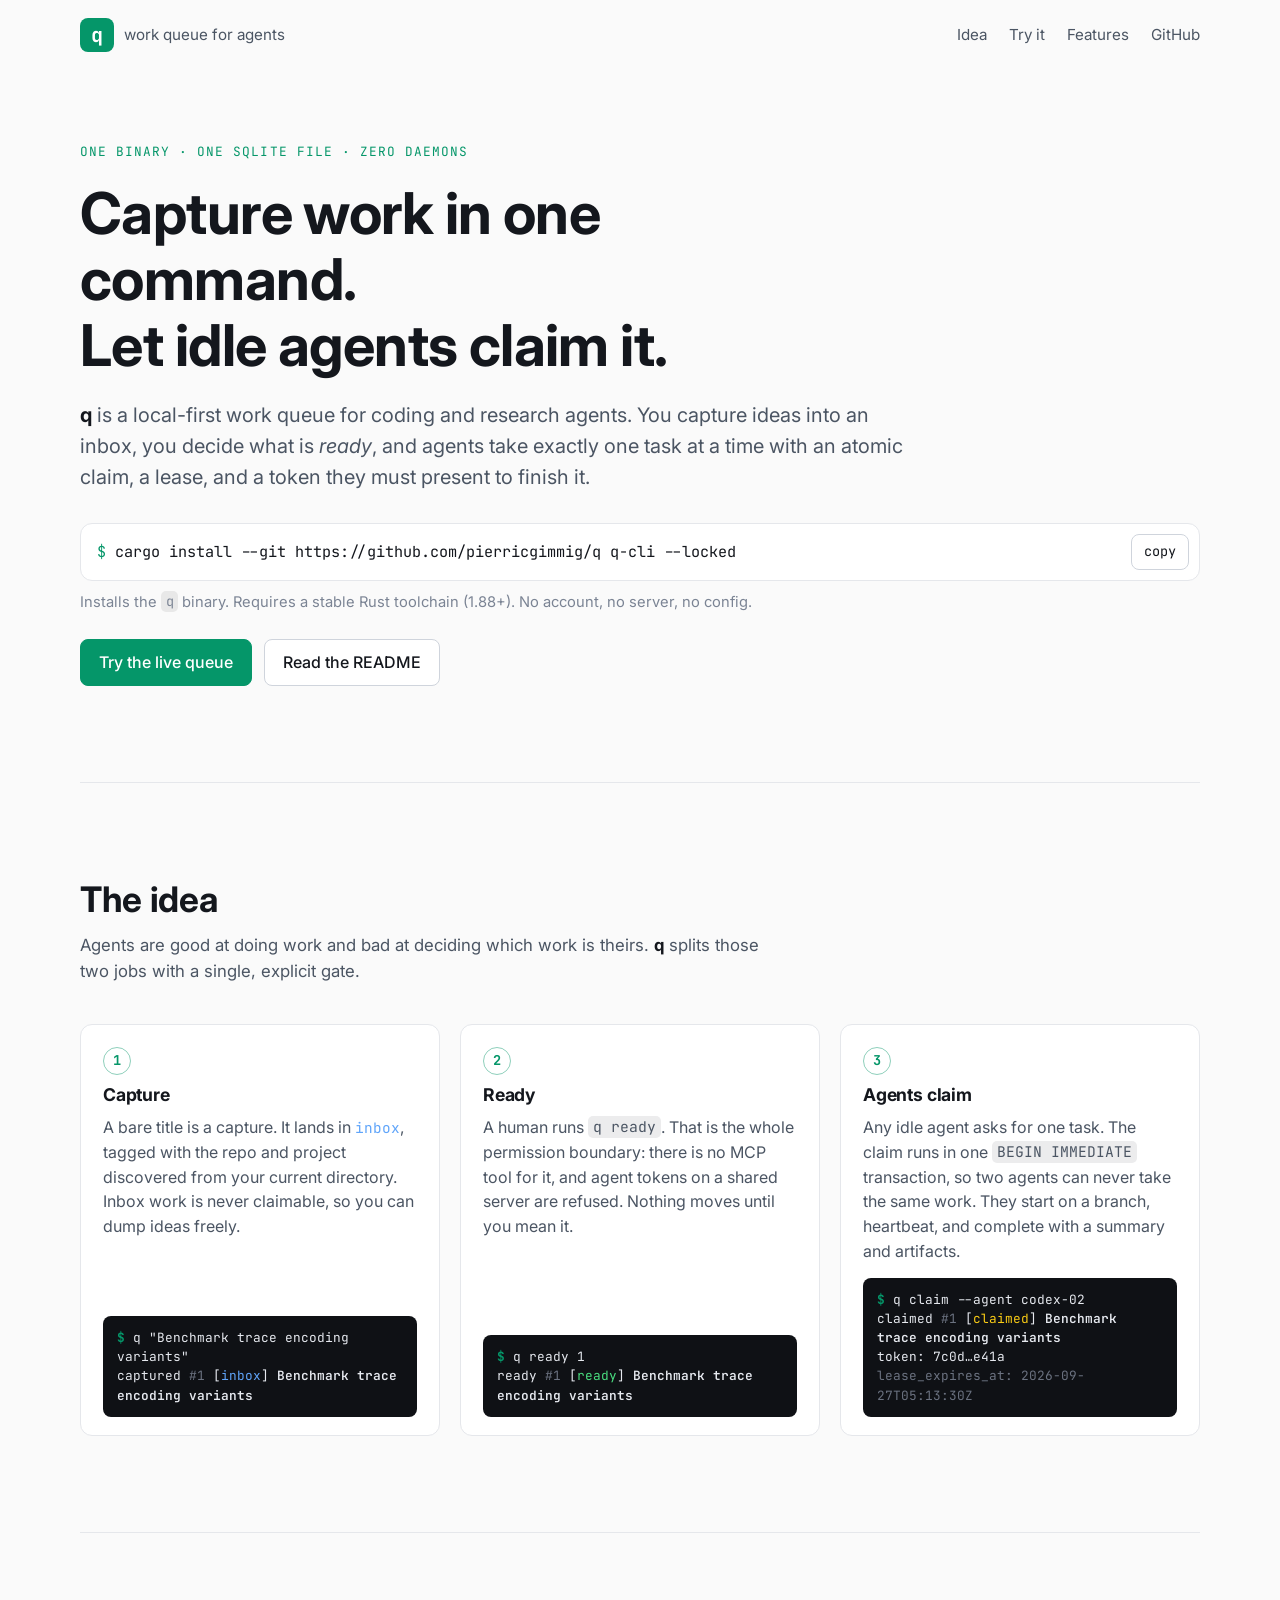
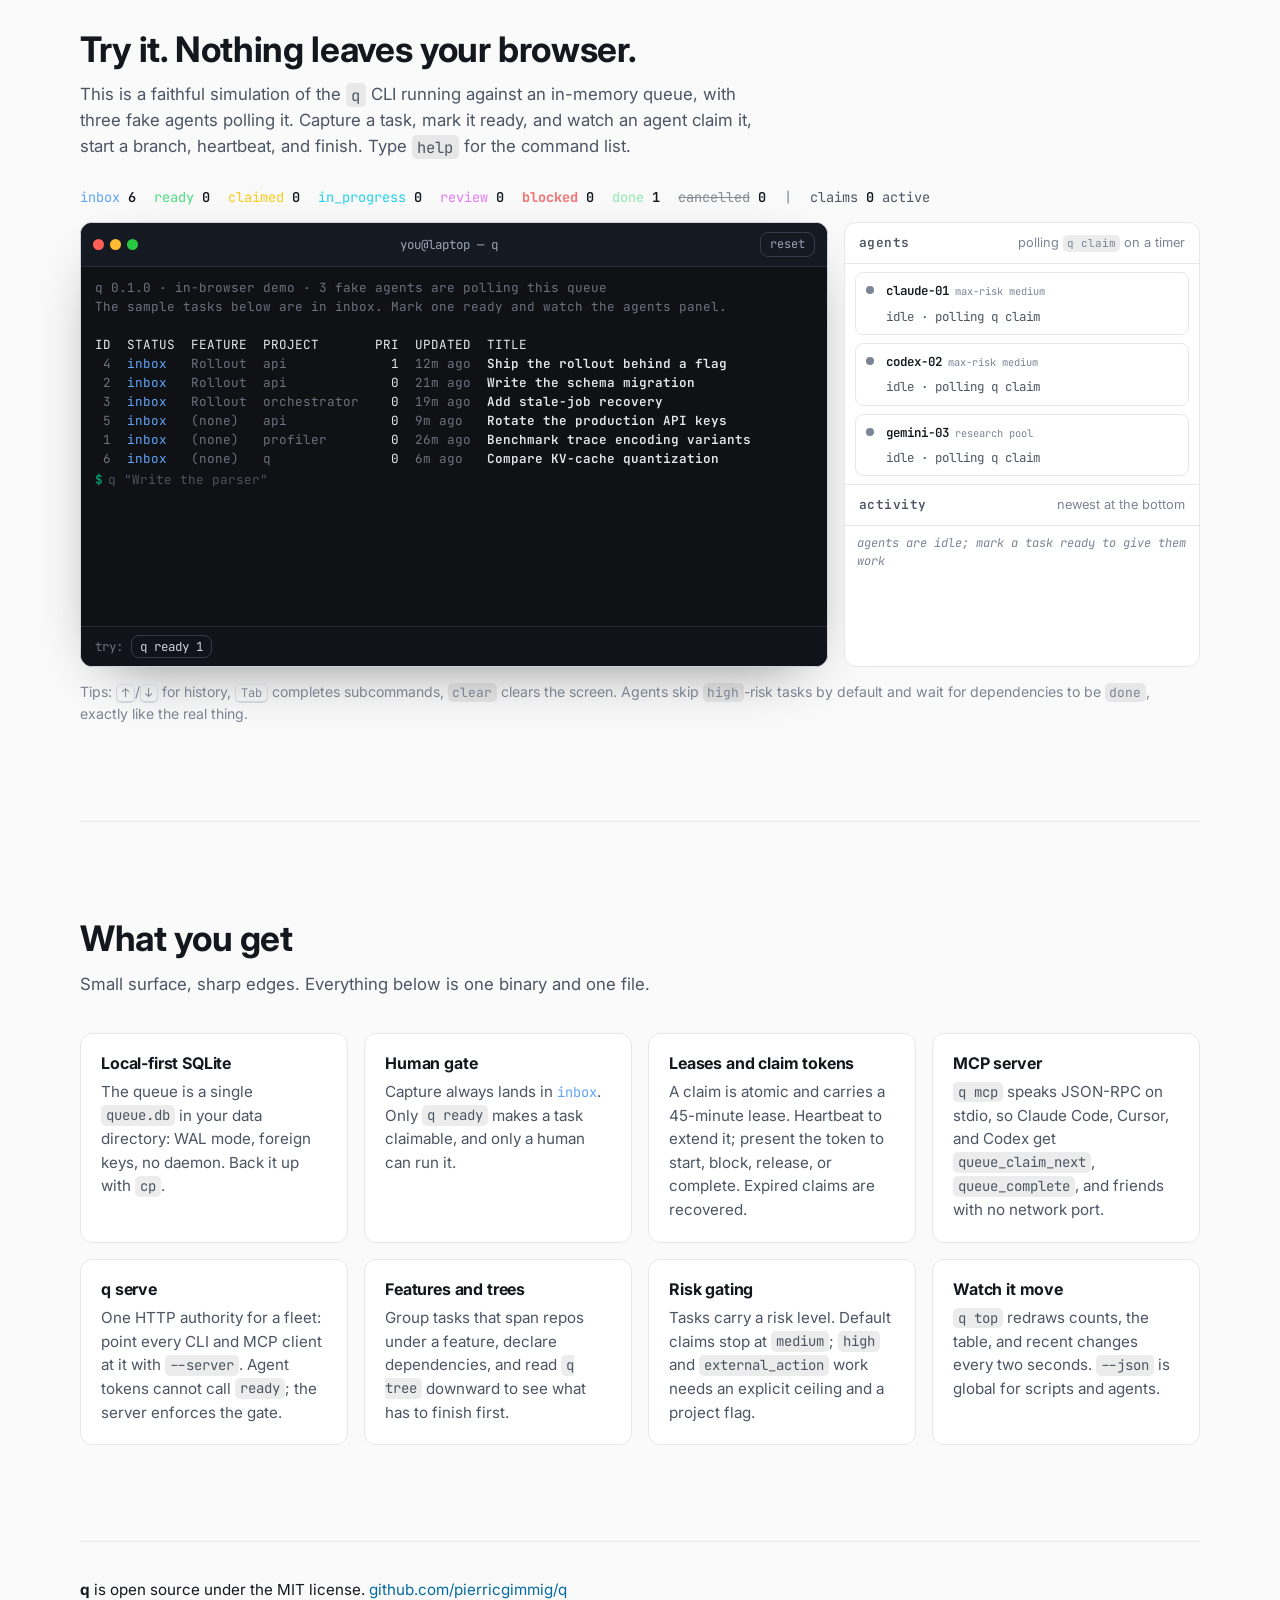
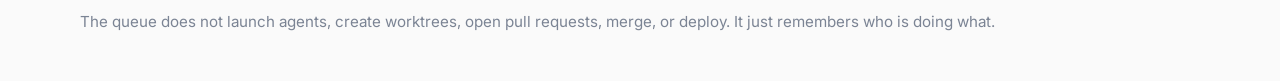
<file: site/index.html>
<!doctype html>
<html lang="en">
<head>
  <meta charset="utf-8">
  <meta name="viewport" content="width=device-width, initial-scale=1">
  <title>q — a work queue for coding agents</title>
  <meta name="description" content="q is a local-first SQLite work queue for coding agents. Capture a task in one command, mark it ready when you mean it, and let idle agents claim it atomically.">
  <meta name="color-scheme" content="dark light">
  <link rel="preconnect" href="https://fonts.googleapis.com">
  <link rel="preconnect" href="https://fonts.gstatic.com" crossorigin>
  <link href="https://fonts.googleapis.com/css2?family=Inter:wght@400;500;600;700&family=JetBrains+Mono:wght@400;500;700&display=swap" rel="stylesheet">
  <link rel="icon" href="data:image/svg+xml,%3Csvg xmlns='http://www.w3.org/2000/svg' viewBox='0 0 32 32'%3E%3Crect width='32' height='32' rx='6' fill='%230f1115'/%3E%3Ctext x='16' y='23' text-anchor='middle' font-family='monospace' font-weight='700' font-size='20' fill='%2334d399'%3Eq%3C/text%3E%3C/svg%3E">
  <link rel="stylesheet" href="style.css">
</head>
<body>
  <header class="nav">
    <a class="brand" href="#top" aria-label="q home"><span class="brand-mark">q</span><span class="brand-text">work queue for agents</span></a>
    <nav class="nav-links" aria-label="Sections">
      <a href="#idea">Idea</a>
      <a href="#try">Try it</a>
      <a href="#features">Features</a>
      <a href="https://github.com/pierricgimmig/q" rel="noopener">GitHub</a>
    </nav>
  </header>

  <main id="top">
    <section class="hero">
      <p class="eyebrow">one binary · one SQLite file · zero daemons</p>
      <h1>Capture work in one command.<br>Let idle agents claim it.</h1>
      <p class="lede">
        <strong>q</strong> is a local-first work queue for coding and research agents. You capture ideas into an inbox,
        you decide what is <em>ready</em>, and agents take exactly one task at a time with an atomic claim, a lease,
        and a token they must present to finish it.
      </p>
      <div class="install" role="group" aria-label="Install command">
        <code id="install-cmd">cargo install --git https://github.com/pierricgimmig/q q-cli --locked</code>
        <button type="button" class="copy" data-copy="#install-cmd" aria-label="Copy install command">copy</button>
      </div>
      <p class="hero-note">Installs the <code>q</code> binary. Requires a stable Rust toolchain (1.88+). No account, no server, no config.</p>
      <div class="hero-actions">
        <a class="btn primary" href="#try">Try the live queue</a>
        <a class="btn" href="https://github.com/pierricgimmig/q#readme" rel="noopener">Read the README</a>
      </div>
    </section>

    <section id="idea" class="idea">
      <h2>The idea</h2>
      <p class="section-lede">Agents are good at doing work and bad at deciding which work is theirs. <strong>q</strong> splits those two jobs with a single, explicit gate.</p>
      <ol class="steps">
        <li class="step">
          <span class="step-num">1</span>
          <h3>Capture</h3>
          <p>A bare title is a capture. It lands in <span class="st st-inbox">inbox</span>, tagged with the repo and project discovered from your current directory. Inbox work is never claimable, so you can dump ideas freely.</p>
          <pre class="snippet"><code><span class="prompt">$</span> q "Benchmark trace encoding variants"
captured <span class="dim">#1</span> [<span class="st-inbox">inbox</span>] <b>Benchmark trace encoding variants</b></code></pre>
        </li>
        <li class="step">
          <span class="step-num">2</span>
          <h3>Ready</h3>
          <p>A human runs <code>q ready</code>. That is the whole permission boundary: there is no MCP tool for it, and agent tokens on a shared server are refused. Nothing moves until you mean it.</p>
          <pre class="snippet"><code><span class="prompt">$</span> q ready 1
ready <span class="dim">#1</span> [<span class="st-ready">ready</span>] <b>Benchmark trace encoding variants</b></code></pre>
        </li>
        <li class="step">
          <span class="step-num">3</span>
          <h3>Agents claim</h3>
          <p>Any idle agent asks for one task. The claim runs in one <code>BEGIN IMMEDIATE</code> transaction, so two agents can never take the same work. They start on a branch, heartbeat, and complete with a summary and artifacts.</p>
          <pre class="snippet"><code><span class="prompt">$</span> q claim --agent codex-02
claimed <span class="dim">#1</span> [<span class="st-claimed">claimed</span>] <b>Benchmark trace encoding variants</b>
token: 7c0d…e41a
<span class="dim">lease_expires_at: 2026-09-27T05:13:30Z</span></code></pre>
        </li>
      </ol>
    </section>

    <section id="try" class="try">
      <div class="try-head">
        <h2>Try it. Nothing leaves your browser.</h2>
        <p class="section-lede">
          This is a faithful simulation of the <code>q</code> CLI running against an in-memory queue, with three fake agents polling it.
          Capture a task, mark it ready, and watch an agent claim it, start a branch, heartbeat, and finish.
          Type <code>help</code> for the command list.
        </p>
      </div>

      <div class="counts" id="counts" aria-live="polite" aria-label="Queue counts"></div>

      <div class="playground">
        <div class="terminal" id="terminal">
          <div class="term-bar">
            <span class="term-dots" aria-hidden="true"><i></i><i></i><i></i></span>
            <span class="term-title">you@laptop — q</span>
            <button type="button" class="term-reset" id="reset" title="Reset the demo queue">reset</button>
          </div>
          <div class="term-body" id="term-body">
            <div class="term-out" id="term-out"></div>
            <form class="term-line" id="term-form" autocomplete="off">
              <label class="prompt" for="term-input">$</label>
              <input id="term-input" class="term-input" type="text" spellcheck="false" autocapitalize="off" autocorrect="off" autocomplete="off" aria-label="Shell input. Type a q command." placeholder='q "Write the parser"'>
            </form>
          </div>
          <div class="term-hint" id="hint" aria-live="polite"><span class="dim">try:</span> <button type="button" class="hint-cmd" id="hint-cmd">q ls</button></div>
        </div>

        <aside class="agents" aria-label="Fake agents">
          <div class="agents-head">
            <h3>agents</h3>
            <span class="dim" id="agents-note">polling <code>q claim</code> on a timer</span>
          </div>
          <ul class="agent-list" id="agent-list"></ul>
          <div class="agent-log-head"><h3>activity</h3><span class="dim">newest at the bottom</span></div>
          <ol class="agent-log" id="agent-log" aria-live="polite"></ol>
        </aside>
      </div>
      <p class="try-foot dim">
        Tips: <kbd>↑</kbd>/<kbd>↓</kbd> for history, <kbd>Tab</kbd> completes subcommands, <code>clear</code> clears the screen.
        Agents skip <code>high</code>-risk tasks by default and wait for dependencies to be <code>done</code>, exactly like the real thing.
      </p>
    </section>

    <section id="features" class="features">
      <h2>What you get</h2>
      <p class="section-lede">Small surface, sharp edges. Everything below is one binary and one file.</p>
      <ul class="grid">
        <li class="card">
          <h3>Local-first SQLite</h3>
          <p>The queue is a single <code>queue.db</code> in your data directory: WAL mode, foreign keys, no daemon. Back it up with <code>cp</code>.</p>
        </li>
        <li class="card">
          <h3>Human gate</h3>
          <p>Capture always lands in <span class="st st-inbox">inbox</span>. Only <code>q ready</code> makes a task claimable, and only a human can run it.</p>
        </li>
        <li class="card">
          <h3>Leases and claim tokens</h3>
          <p>A claim is atomic and carries a 45-minute lease. Heartbeat to extend it; present the token to start, block, release, or complete. Expired claims are recovered.</p>
        </li>
        <li class="card">
          <h3>MCP server</h3>
          <p><code>q mcp</code> speaks JSON-RPC on stdio, so Claude Code, Cursor, and Codex get <code>queue_claim_next</code>, <code>queue_complete</code>, and friends with no network port.</p>
        </li>
        <li class="card">
          <h3>q serve</h3>
          <p>One HTTP authority for a fleet: point every CLI and MCP client at it with <code>--server</code>. Agent tokens cannot call <code>ready</code>; the server enforces the gate.</p>
        </li>
        <li class="card">
          <h3>Features and trees</h3>
          <p>Group tasks that span repos under a feature, declare dependencies, and read <code>q tree</code> downward to see what has to finish first.</p>
        </li>
        <li class="card">
          <h3>Risk gating</h3>
          <p>Tasks carry a risk level. Default claims stop at <code>medium</code>; <code>high</code> and <code>external_action</code> work needs an explicit ceiling and a project flag.</p>
        </li>
        <li class="card">
          <h3>Watch it move</h3>
          <p><code>q top</code> redraws counts, the table, and recent changes every two seconds. <code>--json</code> is global for scripts and agents.</p>
        </li>
      </ul>
    </section>
  </main>

  <footer class="footer">
    <p><strong>q</strong> is open source under the MIT license.
      <a href="https://github.com/pierricgimmig/q" rel="noopener">github.com/pierricgimmig/q</a></p>
    <p class="dim">The queue does not launch agents, create worktrees, open pull requests, merge, or deploy. It just remembers who is doing what.</p>
  </footer>

  <script src="app.js"></script>
</body>
</html>
</file>
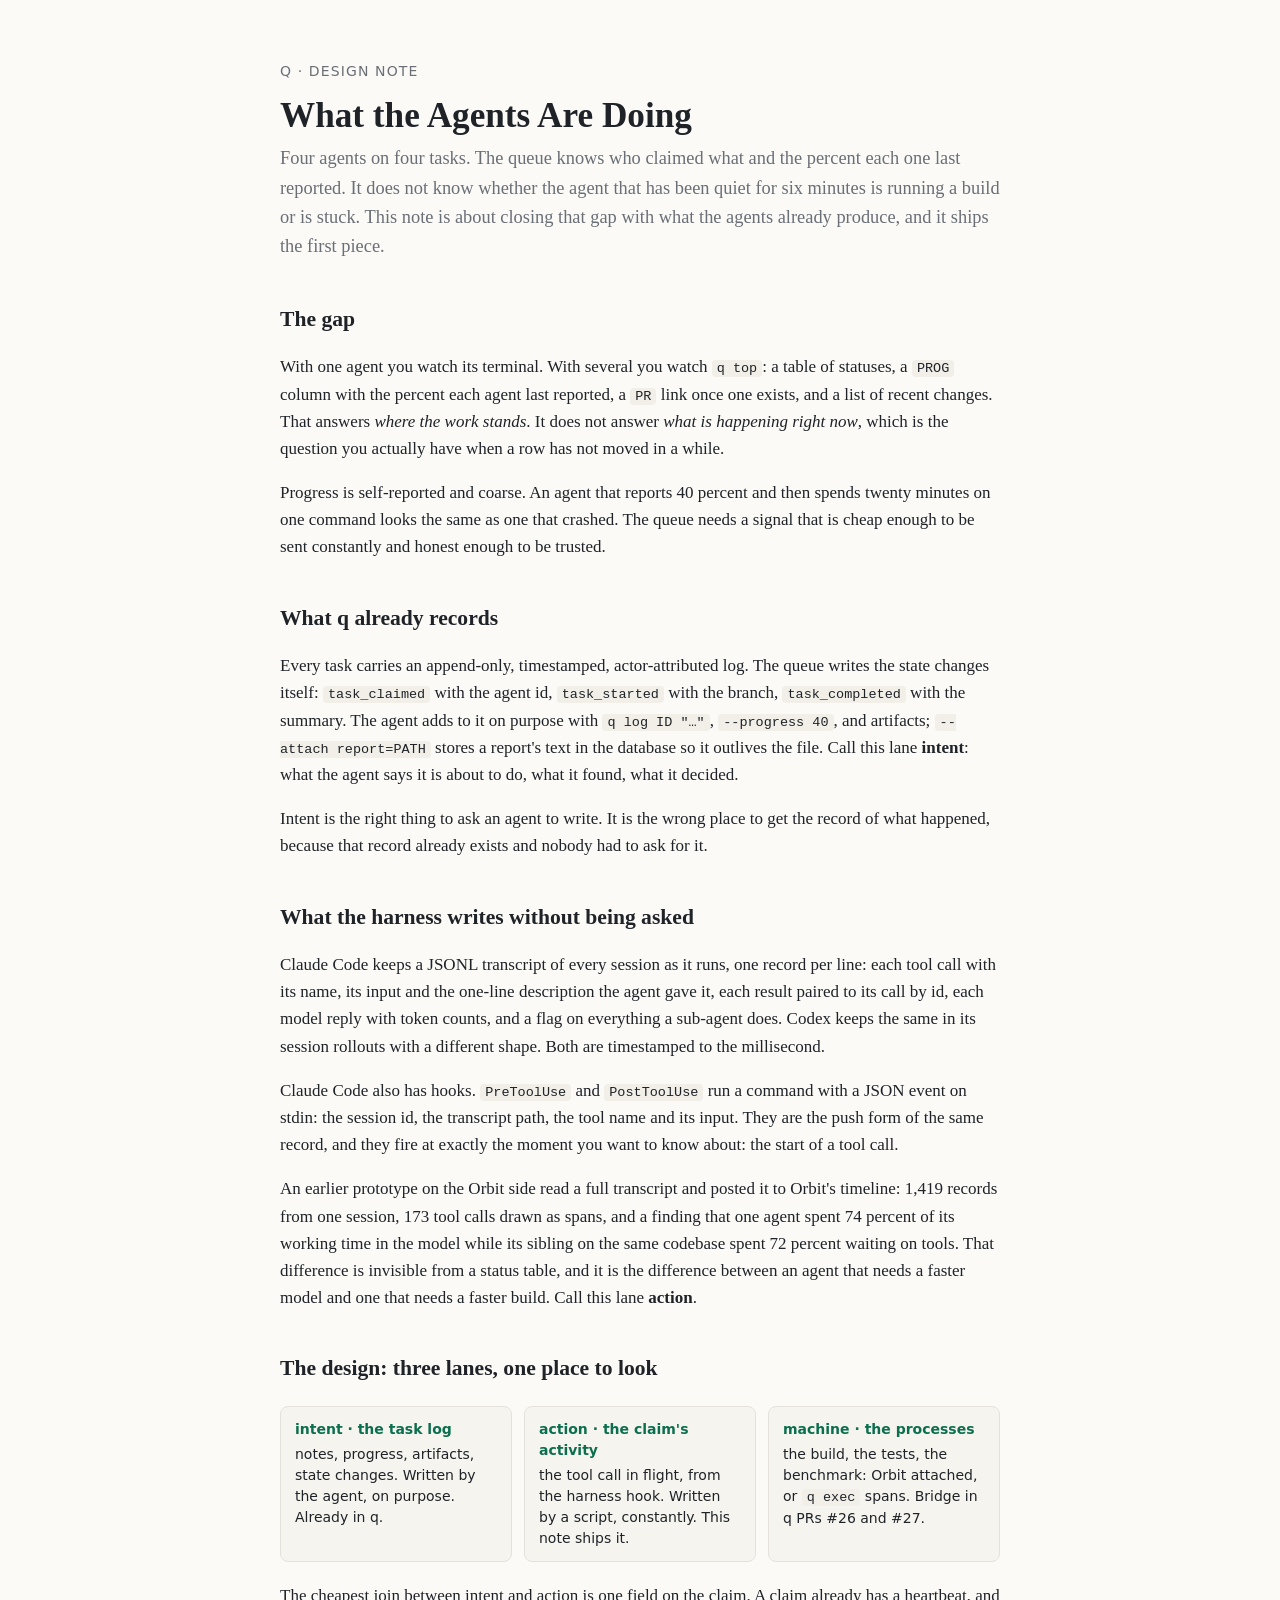
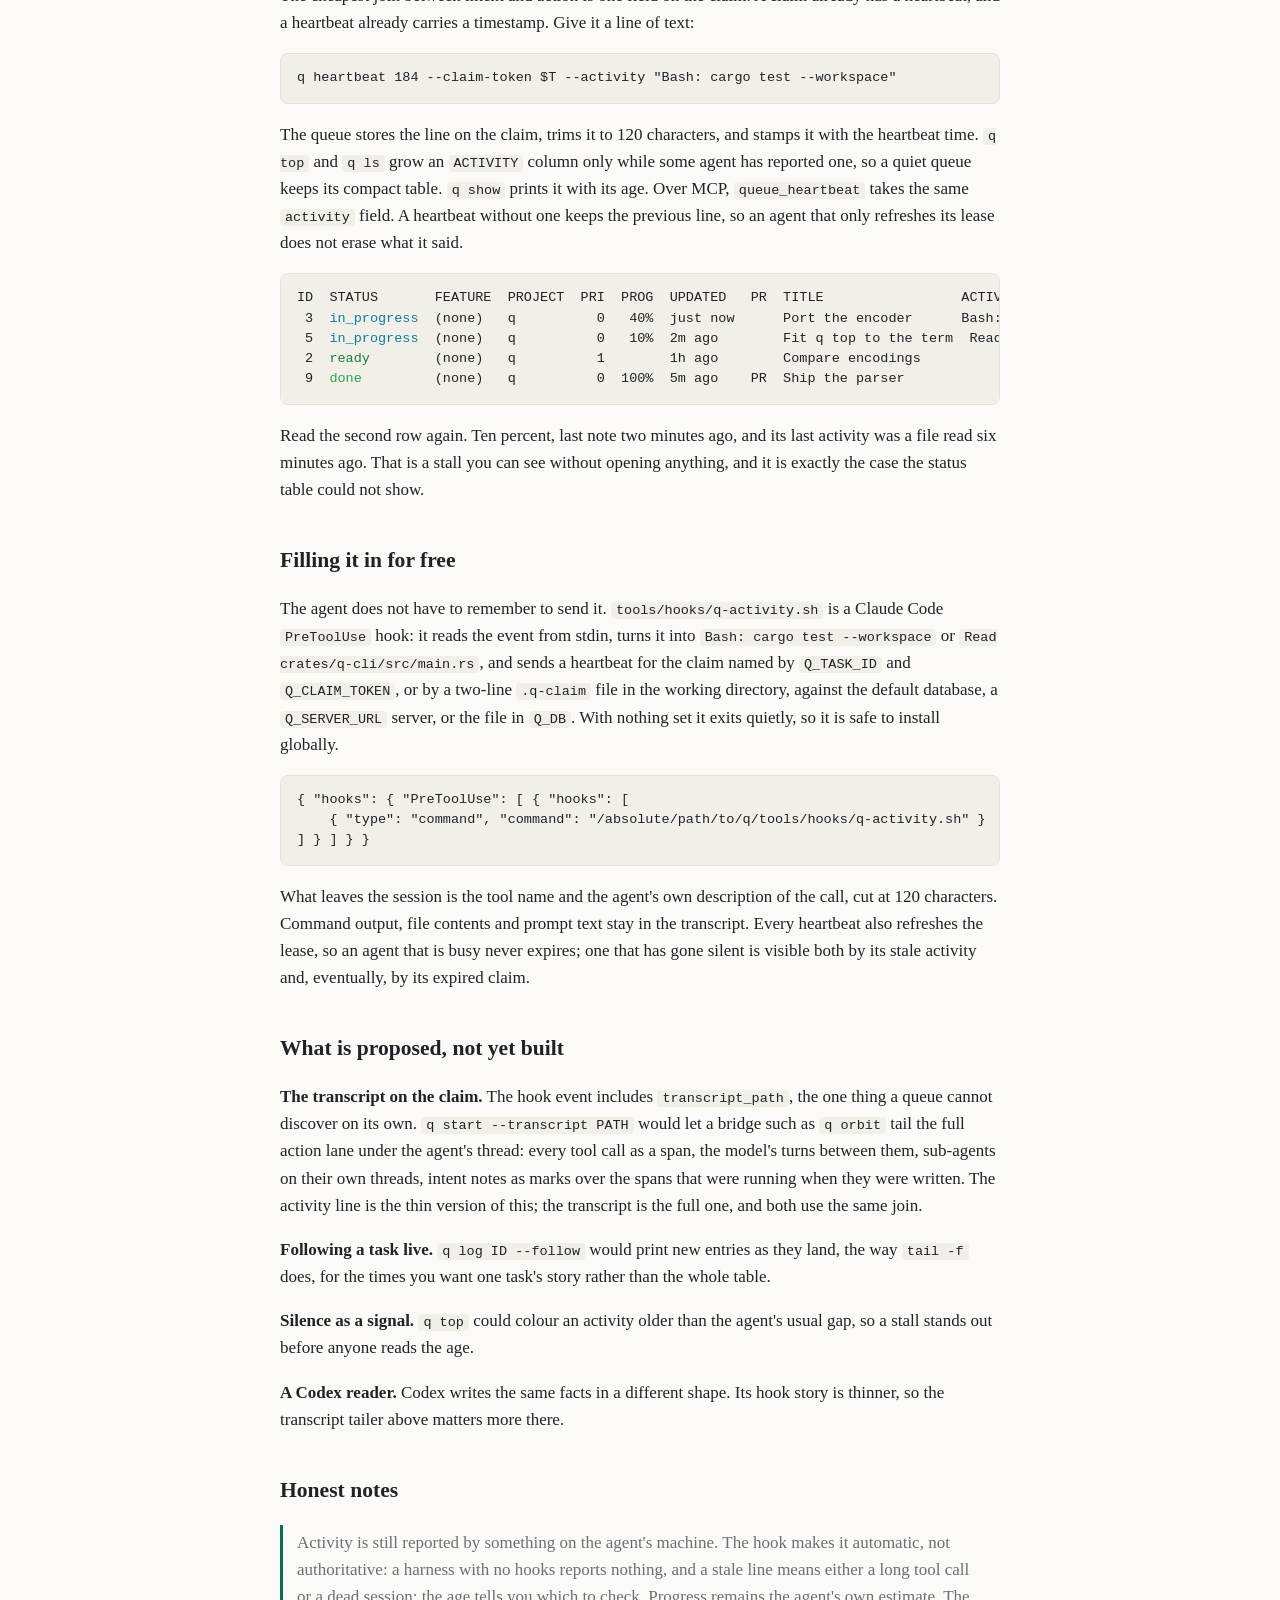
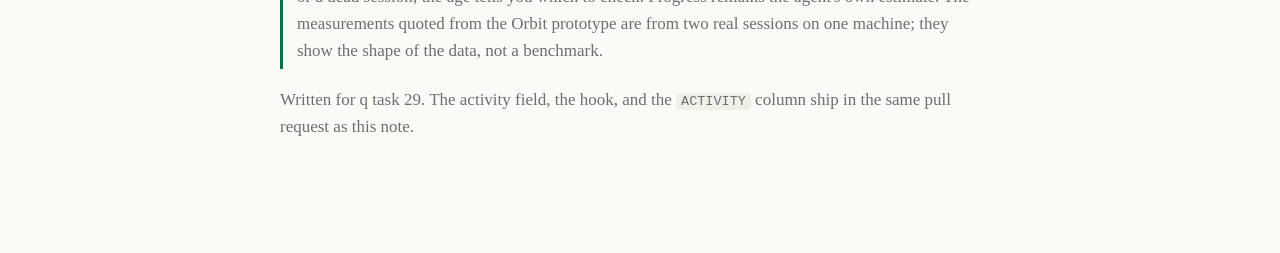
<file: docs/blog/live-agent-introspection.html>
<!doctype html>
<html lang="en">
<head>
<meta charset="utf-8">
<meta name="viewport" content="width=device-width, initial-scale=1">
<title>What the Agents Are Doing</title>
<meta name="description" content="How q gets real-time introspection into working agents from what they already produce: the task log, the claim's activity line, and the harness transcript.">
<style>
  :root { color-scheme: light dark; --bg: #fbfaf7; --fg: #1f2328; --muted: #6a6f76; --line: #e3e1da; --accent: #0b6e4f; --code: #f1efe8; --card: #f6f4ee; }
  @media (prefers-color-scheme: dark) { :root { --bg: #14161a; --fg: #e6e4df; --muted: #9aa0a6; --line: #2b2f36; --accent: #5cc4a0; --code: #1d2026; --card: #1a1d22; } }
  body { margin: 0; background: var(--bg); color: var(--fg); font: 17px/1.6 Georgia, "Times New Roman", serif; }
  main { max-width: 720px; margin: 0 auto; padding: 48px 16px 96px; }
  h1 { font-size: 2.2rem; line-height: 1.15; margin: 0 0 8px; }
  h2 { font-size: 1.35rem; margin: 40px 0 12px; }
  .kicker { color: var(--muted); font: 14px/1.4 ui-sans-serif, system-ui, sans-serif; text-transform: uppercase; letter-spacing: .08em; }
  .lede { font-size: 1.15rem; color: var(--muted); margin: 0 0 32px; }
  pre, code { font: 13.5px/1.5 ui-monospace, SFMono-Regular, Menlo, Consolas, monospace; }
  pre { background: var(--code); border: 1px solid var(--line); border-radius: 8px; padding: 14px 16px; overflow-x: auto; }
  code { background: var(--code); padding: 1px 5px; border-radius: 4px; }
  pre code { background: none; padding: 0; }
  table { border-collapse: collapse; width: 100%; font-size: .95rem; }
  th, td { text-align: left; padding: 8px 10px; border-bottom: 1px solid var(--line); vertical-align: top; }
  th { font: 600 13px/1.4 ui-sans-serif, system-ui, sans-serif; color: var(--muted); }
  .lanes { display: grid; grid-template-columns: repeat(3, 1fr); gap: 12px; margin: 20px 0; }
  .lane { background: var(--card); border: 1px solid var(--line); border-radius: 8px; padding: 12px 14px; font: 14px/1.5 ui-sans-serif, system-ui, sans-serif; }
  .lane b { display: block; color: var(--accent); margin-bottom: 4px; }
  .note { border-left: 3px solid var(--accent); padding: 4px 14px; color: var(--muted); }
  @media (max-width: 640px) { .lanes { grid-template-columns: 1fr; } h1 { font-size: 1.7rem; } }
  .st-ready { color: #1a7f37; } .st-prog { color: #0a7ea4; } .st-done { color: #2da44e; } .dim { color: var(--muted); }
</style>
</head>
<body>
<main>
<p class="kicker">q · design note</p>
<h1>What the Agents Are Doing</h1>
<p class="lede">Four agents on four tasks. The queue knows who claimed what and the percent each one last reported. It does not know whether the agent that has been quiet for six minutes is running a build or is stuck. This note is about closing that gap with what the agents already produce, and it ships the first piece.</p>

<h2>The gap</h2>
<p>With one agent you watch its terminal. With several you watch <code>q top</code>: a table of statuses, a <code>PROG</code> column with the percent each agent last reported, a <code>PR</code> link once one exists, and a list of recent changes. That answers <em>where the work stands</em>. It does not answer <em>what is happening right now</em>, which is the question you actually have when a row has not moved in a while.</p>
<p>Progress is self-reported and coarse. An agent that reports 40 percent and then spends twenty minutes on one command looks the same as one that crashed. The queue needs a signal that is cheap enough to be sent constantly and honest enough to be trusted.</p>

<h2>What q already records</h2>
<p>Every task carries an append-only, timestamped, actor-attributed log. The queue writes the state changes itself: <code>task_claimed</code> with the agent id, <code>task_started</code> with the branch, <code>task_completed</code> with the summary. The agent adds to it on purpose with <code>q log ID "…"</code>, <code>--progress 40</code>, and artifacts; <code>--attach report=PATH</code> stores a report's text in the database so it outlives the file. Call this lane <strong>intent</strong>: what the agent says it is about to do, what it found, what it decided.</p>
<p>Intent is the right thing to ask an agent to write. It is the wrong place to get the record of what happened, because that record already exists and nobody had to ask for it.</p>

<h2>What the harness writes without being asked</h2>
<p>Claude Code keeps a JSONL transcript of every session as it runs, one record per line: each tool call with its name, its input and the one-line description the agent gave it, each result paired to its call by id, each model reply with token counts, and a flag on everything a sub-agent does. Codex keeps the same in its session rollouts with a different shape. Both are timestamped to the millisecond.</p>
<p>Claude Code also has hooks. <code>PreToolUse</code> and <code>PostToolUse</code> run a command with a JSON event on stdin: the session id, the transcript path, the tool name and its input. They are the push form of the same record, and they fire at exactly the moment you want to know about: the start of a tool call.</p>
<p>An earlier prototype on the Orbit side read a full transcript and posted it to Orbit's timeline: 1,419 records from one session, 173 tool calls drawn as spans, and a finding that one agent spent 74 percent of its working time in the model while its sibling on the same codebase spent 72 percent waiting on tools. That difference is invisible from a status table, and it is the difference between an agent that needs a faster model and one that needs a faster build. Call this lane <strong>action</strong>.</p>

<h2>The design: three lanes, one place to look</h2>
<div class="lanes">
  <div class="lane"><b>intent · the task log</b>notes, progress, artifacts, state changes. Written by the agent, on purpose. Already in q.</div>
  <div class="lane"><b>action · the claim's activity</b>the tool call in flight, from the harness hook. Written by a script, constantly. This note ships it.</div>
  <div class="lane"><b>machine · the processes</b>the build, the tests, the benchmark: Orbit attached, or <code>q exec</code> spans. Bridge in q PRs #26 and #27.</div>
</div>
<p>The cheapest join between intent and action is one field on the claim. A claim already has a heartbeat, and a heartbeat already carries a timestamp. Give it a line of text:</p>
<pre><code>q heartbeat 184 --claim-token $T --activity "Bash: cargo test --workspace"</code></pre>
<p>The queue stores the line on the claim, trims it to 120 characters, and stamps it with the heartbeat time. <code>q top</code> and <code>q ls</code> grow an <code>ACTIVITY</code> column only while some agent has reported one, so a quiet queue keeps its compact table. <code>q show</code> prints it with its age. Over MCP, <code>queue_heartbeat</code> takes the same <code>activity</code> field. A heartbeat without one keeps the previous line, so an agent that only refreshes its lease does not erase what it said.</p>
<pre><code>ID  STATUS       FEATURE  PROJECT  PRI  PROG  UPDATED   PR  TITLE                 ACTIVITY
 3  <span class="st-prog">in_progress</span>  (none)   q          0   40%  just now      Port the encoder      Bash: cargo test --workspace (8s)
 5  <span class="st-prog">in_progress</span>  (none)   q          0   10%  2m ago        Fit q top to the term  Read crates/q-cli/src/main.rs (6m)
 2  <span class="st-ready">ready</span>        (none)   q          1        1h ago        Compare encodings
 9  <span class="st-done">done</span>         (none)   q          0  100%  5m ago    PR  Ship the parser</code></pre>
<p>Read the second row again. Ten percent, last note two minutes ago, and its last activity was a file read six minutes ago. That is a stall you can see without opening anything, and it is exactly the case the status table could not show.</p>

<h2>Filling it in for free</h2>
<p>The agent does not have to remember to send it. <code>tools/hooks/q-activity.sh</code> is a Claude Code <code>PreToolUse</code> hook: it reads the event from stdin, turns it into <code>Bash: cargo test --workspace</code> or <code>Read crates/q-cli/src/main.rs</code>, and sends a heartbeat for the claim named by <code>Q_TASK_ID</code> and <code>Q_CLAIM_TOKEN</code>, or by a two-line <code>.q-claim</code> file in the working directory, against the default database, a <code>Q_SERVER_URL</code> server, or the file in <code>Q_DB</code>. With nothing set it exits quietly, so it is safe to install globally.</p>
<pre><code>{ "hooks": { "PreToolUse": [ { "hooks": [
    { "type": "command", "command": "/absolute/path/to/q/tools/hooks/q-activity.sh" }
] } ] } }</code></pre>
<p>What leaves the session is the tool name and the agent's own description of the call, cut at 120 characters. Command output, file contents and prompt text stay in the transcript. Every heartbeat also refreshes the lease, so an agent that is busy never expires; one that has gone silent is visible both by its stale activity and, eventually, by its expired claim.</p>

<h2>What is proposed, not yet built</h2>
<p><strong>The transcript on the claim.</strong> The hook event includes <code>transcript_path</code>, the one thing a queue cannot discover on its own. <code>q start --transcript PATH</code> would let a bridge such as <code>q orbit</code> tail the full action lane under the agent's thread: every tool call as a span, the model's turns between them, sub-agents on their own threads, intent notes as marks over the spans that were running when they were written. The activity line is the thin version of this; the transcript is the full one, and both use the same join.</p>
<p><strong>Following a task live.</strong> <code>q log ID --follow</code> would print new entries as they land, the way <code>tail -f</code> does, for the times you want one task's story rather than the whole table.</p>
<p><strong>Silence as a signal.</strong> <code>q top</code> could colour an activity older than the agent's usual gap, so a stall stands out before anyone reads the age.</p>
<p><strong>A Codex reader.</strong> Codex writes the same facts in a different shape. Its hook story is thinner, so the transcript tailer above matters more there.</p>

<h2>Honest notes</h2>
<p class="note">Activity is still reported by something on the agent's machine. The hook makes it automatic, not authoritative: a harness with no hooks reports nothing, and a stale line means either a long tool call or a dead session; the age tells you which to check. Progress remains the agent's own estimate. The measurements quoted from the Orbit prototype are from two real sessions on one machine; they show the shape of the data, not a benchmark.</p>
<p class="dim">Written for q task 29. The activity field, the hook, and the <code>ACTIVITY</code> column ship in the same pull request as this note.</p>
</main>
</body>
</html>
</file>
<file: site/style.css>
/* q landing page. Dark by default, light via prefers-color-scheme. No build step. */

:root {
  --bg: #0f1115;
  --bg-elev: #151922;
  --bg-term: #0b0d12;
  --fg: #e6e9ef;
  --fg-muted: #9aa3b2;
  --fg-dim: #6b7280;
  --border: #252b37;
  --border-strong: #343c4b;
  --accent: #34d399;
  --accent-ink: #062b1f;
  --link: #7dd3fc;

  /* ANSI-ish status palette, mirrors crates/q-cli/src/style.rs */
  --c-blue: #60a5fa;
  --c-green: #4ade80;
  --c-yellow: #facc15;
  --c-cyan: #22d3ee;
  --c-magenta: #e879f9;
  --c-red: #f87171;
  --c-gray: #6b7280;

  --mono: "JetBrains Mono", ui-monospace, SFMono-Regular, Menlo, Consolas, monospace;
  --sans: Inter, system-ui, -apple-system, "Segoe UI", Roboto, sans-serif;
  --radius: 12px;
  --maxw: 1120px;
  --gutter: 16px;
}

@media (prefers-color-scheme: light) {
  :root {
    --bg: #fafafa;
    --bg-elev: #ffffff;
    --bg-term: #0f1115; /* the terminal stays dark in light mode, like a real one */
    --fg: #14171d;
    --fg-muted: #4b5563;
    --fg-dim: #7b8494;
    --border: #e5e7eb;
    --border-strong: #cfd4dc;
    --accent: #059669;
    --accent-ink: #ffffff;
    --link: #0369a1;
  }
}

* { box-sizing: border-box; }
html { scroll-behavior: smooth; }
body {
  margin: 0;
  overflow-x: hidden;
  background: var(--bg);
  color: var(--fg);
  font-family: var(--sans);
  font-size: 16px;
  line-height: 1.55;
  -webkit-font-smoothing: antialiased;
}
a { color: var(--link); text-decoration: none; }
a:hover { text-decoration: underline; }
code, kbd, pre { font-family: var(--mono); }
code {
  font-size: 0.92em;
  background: color-mix(in srgb, var(--fg) 8%, transparent);
  padding: 0.1em 0.35em;
  border-radius: 5px;
}
pre code { background: none; padding: 0; font-size: inherit; }
kbd {
  font-size: 0.85em;
  border: 1px solid var(--border-strong);
  border-bottom-width: 2px;
  border-radius: 5px;
  padding: 0 0.4em;
}
h1, h2, h3 { line-height: 1.15; margin: 0; letter-spacing: -0.01em; }
h2 { font-size: clamp(1.6rem, 3vw, 2.2rem); }
h3 { font-size: 1.1rem; }
p { margin: 0; }
.dim { color: var(--fg-dim); }
.bold, b { font-weight: 600; }

/* Layout */
.nav, main > section, .footer {
  width: min(var(--maxw), 100% - 2 * var(--gutter));
  margin-inline: auto;
}
main > section { padding: clamp(48px, 8vw, 96px) 0; border-top: 1px solid var(--border); }
main > section:first-child { border-top: 0; }
.section-lede { color: var(--fg-muted); max-width: 62ch; margin-top: 12px; font-size: 1.05rem; }

/* Nav */
.nav {
  display: flex; align-items: center; justify-content: space-between;
  padding: 18px 0; gap: 16px;
}
.brand { display: inline-flex; align-items: center; gap: 10px; color: var(--fg); }
.brand:hover { text-decoration: none; }
.brand-mark {
  display: inline-grid; place-items: center;
  width: 34px; height: 34px; border-radius: 8px;
  background: var(--accent); color: var(--accent-ink);
  font: 700 20px var(--mono);
}
.brand-text { color: var(--fg-muted); font-size: 0.95rem; }
.nav-links { display: flex; gap: 22px; font-size: 0.95rem; }
.nav-links a { color: var(--fg-muted); }
.nav-links a:hover { color: var(--fg); text-decoration: none; }

/* Hero */
.hero { padding-top: clamp(32px, 6vw, 72px) !important; }
.eyebrow {
  font-family: var(--mono); font-size: 0.8rem; letter-spacing: 0.08em; text-transform: uppercase;
  color: var(--accent); margin-bottom: 18px;
}
.hero h1 { font-size: clamp(2rem, 5.2vw, 3.6rem); font-weight: 700; max-width: 20ch; }
.lede { font-size: clamp(1.05rem, 1.6vw, 1.25rem); color: var(--fg-muted); max-width: 64ch; margin-top: 22px; }
.lede strong, .section-lede strong { color: var(--fg); }
.install {
  display: flex; align-items: center; gap: 8px; margin-top: 30px;
  background: var(--bg-elev); border: 1px solid var(--border); border-radius: var(--radius);
  padding: 10px 10px 10px 16px; max-width: 100%; overflow: hidden;
}
.install code {
  flex: 1; background: none; padding: 0; font-size: 0.95rem;
  white-space: nowrap; overflow-x: auto; scrollbar-width: thin;
}
.install code::before { content: "$ "; color: var(--accent); }
.copy, .btn, .term-reset, .hint-cmd {
  font: inherit; cursor: pointer; border-radius: 8px; border: 1px solid var(--border-strong);
  background: var(--bg-elev); color: var(--fg);
}
.copy { padding: 6px 12px; font-family: var(--mono); font-size: 0.85rem; flex-shrink: 0; }
.copy:hover { border-color: var(--accent); }
.copy.copied { color: var(--accent); border-color: var(--accent); }
.hero-note { color: var(--fg-dim); font-size: 0.92rem; margin-top: 10px; }
.hero-actions { display: flex; gap: 12px; flex-wrap: wrap; margin-top: 26px; }
.btn { display: inline-block; padding: 10px 18px; font-weight: 500; }
.btn:hover { text-decoration: none; border-color: var(--accent); }
.btn.primary { background: var(--accent); color: var(--accent-ink); border-color: var(--accent); }
.btn.primary:hover { filter: brightness(1.08); }

/* Idea */
.steps {
  list-style: none; padding: 0; margin: 40px 0 0;
  display: grid; grid-template-columns: repeat(3, minmax(0, 1fr)); gap: 20px;
}
.step {
  position: relative; min-width: 0; background: var(--bg-elev); border: 1px solid var(--border);
  border-radius: var(--radius); padding: 22px 22px 18px; display: flex; flex-direction: column; gap: 10px;
}
.step-num {
  font-family: var(--mono); font-weight: 700; color: var(--accent);
  border: 1px solid color-mix(in srgb, var(--accent) 45%, transparent);
  width: 28px; height: 28px; display: grid; place-items: center; border-radius: 50%; font-size: 0.85rem;
}
.step p { color: var(--fg-muted); flex: 1; }
.snippet {
  margin: 4px 0 0; background: var(--bg-term); color: #e6e9ef; border-radius: 8px;
  padding: 12px 14px; font-size: 0.8rem; line-height: 1.5; white-space: pre-wrap; overflow-wrap: anywhere;
}
.snippet .dim { color: #6b7280; }
.prompt { color: var(--accent); font-weight: 700; }

/* Status colors (shared by snippets, terminal, panels) */
.st { font-family: var(--mono); font-size: 0.9em; }
.st-inbox { color: var(--c-blue); }
.st-ready { color: var(--c-green); }
.st-claimed { color: var(--c-yellow); }
.st-in_progress { color: var(--c-cyan); }
.st-review { color: var(--c-magenta); }
.st-blocked { color: var(--c-red); font-weight: 700; }
.st-done { color: var(--c-green); opacity: 0.6; }
.st-cancelled { color: var(--c-gray); text-decoration: line-through; opacity: 0.8; }

/* Try it */
.counts {
  display: flex; flex-wrap: wrap; gap: 8px 18px; margin-top: 28px;
  font-family: var(--mono); font-size: 0.85rem; color: var(--fg-muted);
}
.counts span b { color: var(--fg); font-weight: 600; }
.counts .sep { color: var(--fg-dim); }
.playground {
  display: grid; grid-template-columns: minmax(0, 2.1fr) minmax(280px, 1fr); gap: 16px; margin-top: 14px;
  align-items: stretch;
}
.terminal {
  display: flex; flex-direction: column; min-width: 0;
  background: var(--bg-term); color: #e6e9ef; border: 1px solid var(--border-strong);
  border-radius: var(--radius); overflow: hidden; box-shadow: 0 20px 60px -30px rgba(0,0,0,0.6);
}
.term-bar {
  display: flex; align-items: center; gap: 12px; padding: 9px 12px;
  background: #151922; border-bottom: 1px solid #252b37; font-family: var(--mono); font-size: 0.78rem; color: #9aa3b2;
}
.term-dots { display: inline-flex; gap: 6px; }
.term-dots i { width: 11px; height: 11px; border-radius: 50%; background: #3a4150; display: block; }
.term-dots i:nth-child(1) { background: #ff5f57; }
.term-dots i:nth-child(2) { background: #febc2e; }
.term-dots i:nth-child(3) { background: #28c840; }
.term-title { flex: 1; text-align: center; }
.term-reset { padding: 2px 9px; font-family: var(--mono); font-size: 0.75rem; background: transparent; color: #9aa3b2; border-color: #343c4b; }
.term-reset:hover { color: #e6e9ef; border-color: #9aa3b2; }
.term-body {
  flex: 1; height: 460px; min-height: 320px; overflow-y: auto; overflow-x: auto;
  padding: 12px 14px; font-family: var(--mono); font-size: 0.79rem; line-height: 1.5;
  cursor: text; scrollbar-width: thin;
}
.term-out { white-space: pre; tab-size: 4; }
.term-out .cmd .prompt { margin-right: 0.6ch; }
.term-out .cmd { color: #e6e9ef; }
.term-out .dim { color: #6b7280; }
.term-out .err { color: var(--c-red); font-weight: 700; }
.term-out .warn { color: var(--c-yellow); font-weight: 700; }
.term-out .note { color: #6b7280; font-style: italic; }
.term-out .json { color: #c7d2fe; }
.term-out .tok { color: #fbbf24; }
.term-line { display: flex; align-items: baseline; gap: 0.6ch; margin-top: 2px; white-space: nowrap; }
.term-input {
  flex: 1; min-width: 0; background: transparent; border: 0; outline: 0; color: inherit;
  font: inherit; caret-color: var(--accent); padding: 0;
}
.term-input::placeholder { color: #4b5563; }
.term-hint {
  padding: 8px 14px; border-top: 1px solid #252b37; background: #101319;
  font-family: var(--mono); font-size: 0.78rem; color: #9aa3b2; display: flex; gap: 8px; align-items: center; min-height: 36px;
}
.term-hint .dim { color: #6b7280; }
.hint-cmd {
  background: transparent; border-color: #343c4b; color: #cbd5e1; padding: 1px 8px;
  font-family: var(--mono); font-size: 0.78rem; text-align: left; white-space: nowrap; overflow: hidden; text-overflow: ellipsis; max-width: 100%;
}
.hint-cmd:hover { border-color: var(--accent); color: #fff; }

/* Agents panel */
.agents {
  display: flex; flex-direction: column; min-width: 0;
  background: var(--bg-elev); border: 1px solid var(--border); border-radius: var(--radius); overflow: hidden;
}
.agents-head, .agent-log-head {
  display: flex; align-items: baseline; justify-content: space-between; gap: 10px;
  padding: 10px 14px; border-bottom: 1px solid var(--border); font-size: 0.8rem;
}
.agent-log-head { border-top: 1px solid var(--border); }
.agents h3 { font-family: var(--mono); font-size: 0.8rem; font-weight: 600; text-transform: lowercase; letter-spacing: 0.04em; color: var(--fg-muted); }
.agents-head code { font-size: 0.85em; }
.agent-list { list-style: none; margin: 0; padding: 8px 10px; display: grid; gap: 8px; }
.agent {
  display: grid; grid-template-columns: 10px 1fr; gap: 6px 10px; align-items: center;
  padding: 8px 10px; border: 1px solid var(--border); border-radius: 8px; font-family: var(--mono); font-size: 0.78rem;
}
.agent-dot { width: 8px; height: 8px; border-radius: 50%; background: var(--fg-dim); grid-row: 1 / span 2; align-self: start; margin-top: 5px; }
.agent.idle .agent-dot { background: var(--fg-dim); animation: pulse 2.4s ease-in-out infinite; }
.agent.claimed .agent-dot { background: var(--c-yellow); }
.agent.working .agent-dot { background: var(--c-cyan); animation: pulse 1.2s ease-in-out infinite; }
.agent-name { font-weight: 600; color: var(--fg); }
.agent-name small { font-weight: 400; color: var(--fg-dim); margin-left: 6px; }
.agent-state { color: var(--fg-muted); white-space: nowrap; overflow: hidden; text-overflow: ellipsis; }
.agent-lease { grid-column: 2; height: 3px; background: var(--border); border-radius: 2px; overflow: hidden; }
.agent-lease i { display: block; height: 100%; background: var(--c-cyan); width: 0; transition: width 1s linear; }
@keyframes pulse { 0%, 100% { opacity: 1; } 50% { opacity: 0.35; } }

.agent-log {
  list-style: none; margin: 0; padding: 8px 12px; flex: 1; overflow-y: auto; min-height: 140px; max-height: 300px;
  font-family: var(--mono); font-size: 0.75rem; line-height: 1.5; scrollbar-width: thin;
}
.agent-log li { display: grid; grid-template-columns: auto auto 1fr; gap: 0 8px; color: var(--fg-muted); }
.agent-log .t { color: var(--fg-dim); }
.agent-log .who { color: var(--fg); font-weight: 600; }
.agent-log .who.a0 { color: var(--c-magenta); }
.agent-log .who.a1 { color: var(--c-cyan); }
.agent-log .who.a2 { color: var(--c-yellow); }
.agent-log .who.human { color: var(--accent); }
.agent-log .msg { white-space: normal; overflow-wrap: anywhere; }
.agent-log .msg .dim { color: var(--fg-dim); }
.agent-log li.empty { grid-template-columns: 1fr; color: var(--fg-dim); font-style: italic; }
.try-foot { margin-top: 14px; font-size: 0.88rem; }

/* Features */
.grid {
  list-style: none; padding: 0; margin: 36px 0 0;
  display: grid; grid-template-columns: repeat(4, minmax(0, 1fr)); gap: 16px;
}
.card {
  background: var(--bg-elev); border: 1px solid var(--border); border-radius: var(--radius); padding: 20px;
  display: flex; flex-direction: column; gap: 8px;
}
.card h3 { font-size: 1rem; }
.card p { color: var(--fg-muted); font-size: 0.95rem; }

/* Footer */
.footer { padding: 36px 0 48px; border-top: 1px solid var(--border); display: grid; gap: 8px; font-size: 0.95rem; }

/* Responsive */
@media (max-width: 980px) {
  .steps { grid-template-columns: minmax(0, 1fr); }
  .grid { grid-template-columns: repeat(2, minmax(0, 1fr)); }
  .playground { grid-template-columns: minmax(0, 1fr); }
  .agents { order: 2; }
  .agent-log { max-height: 220px; }
}
@media (max-width: 600px) {
  .brand-text { display: none; }
  .nav-links { gap: 14px; font-size: 0.9rem; }
  .grid { grid-template-columns: minmax(0, 1fr); }
  .term-body { height: 380px; font-size: 0.76rem; }
  .install { padding-left: 12px; }
  .hero-actions .btn { flex: 1; text-align: center; }
}
@media (prefers-reduced-motion: reduce) {
  html { scroll-behavior: auto; }
  .agent-dot { animation: none !important; }
  .agent-lease i { transition: none; }
}
</file>
